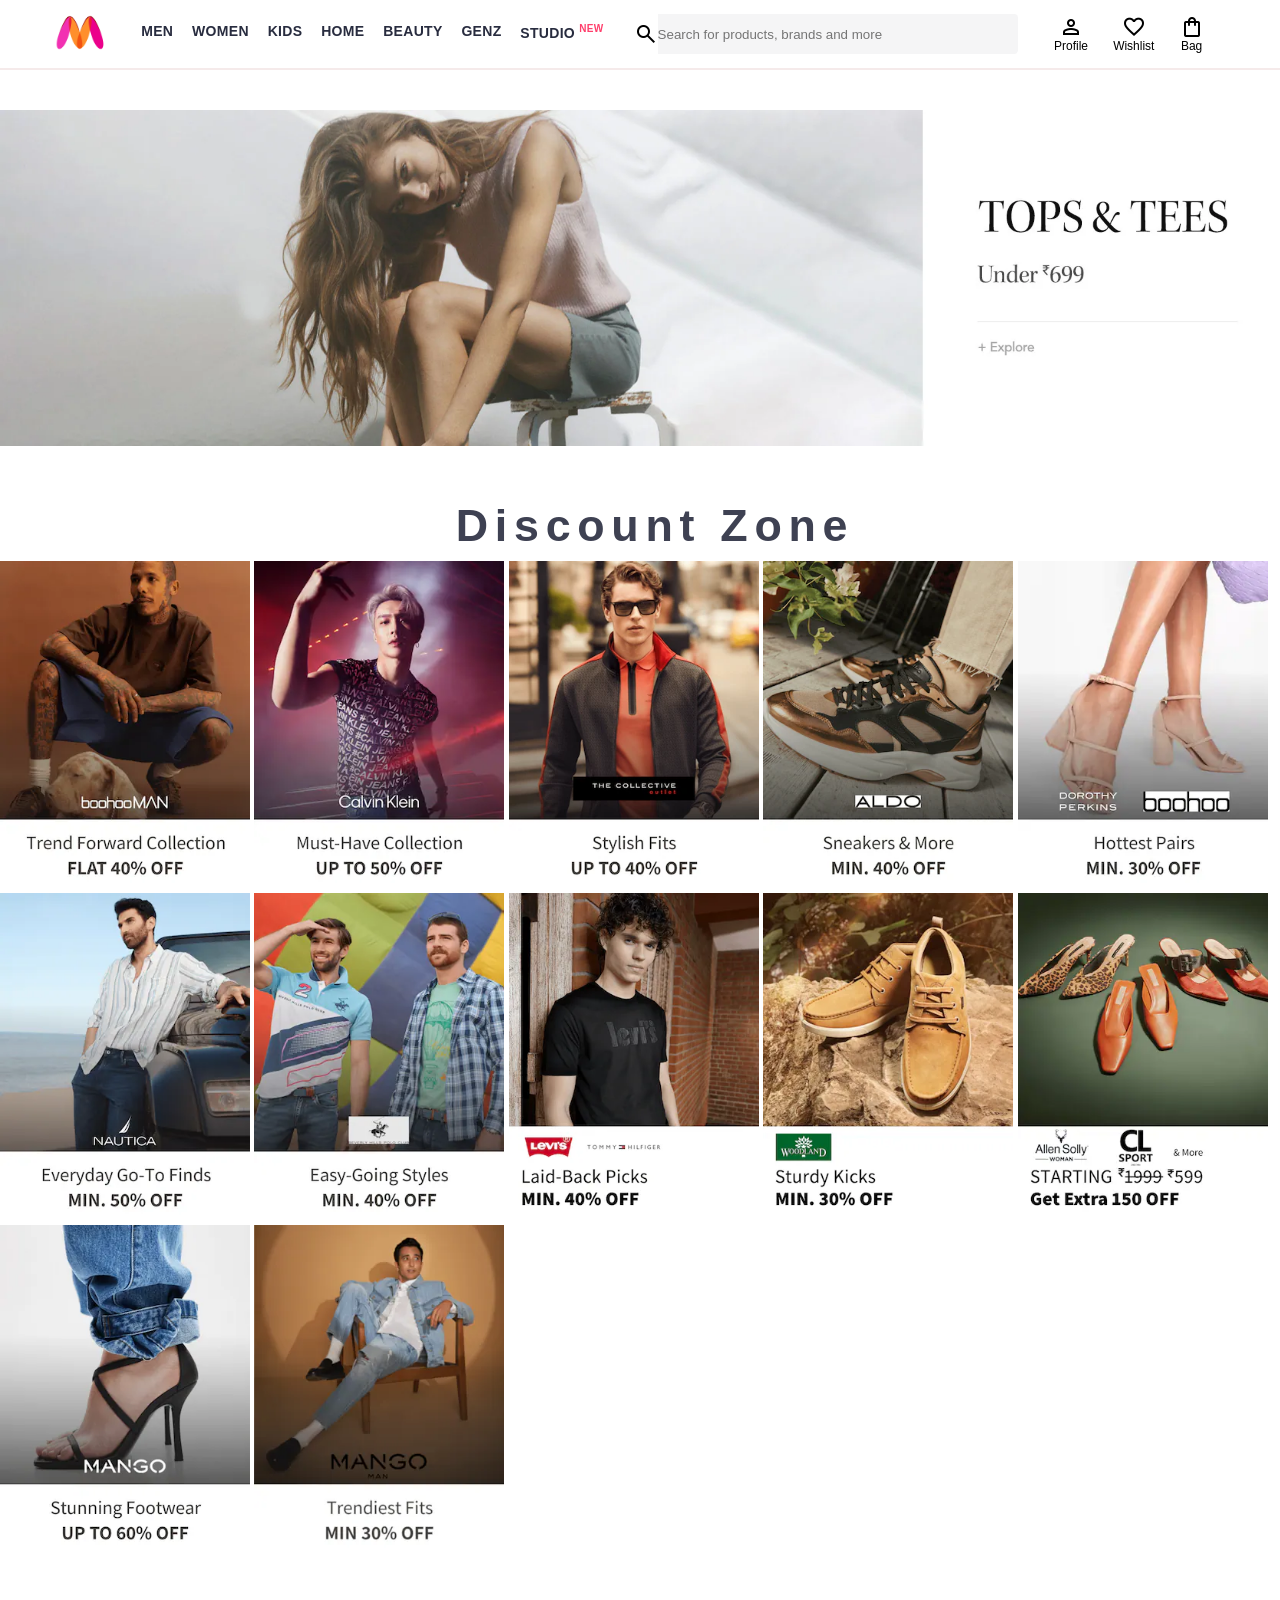
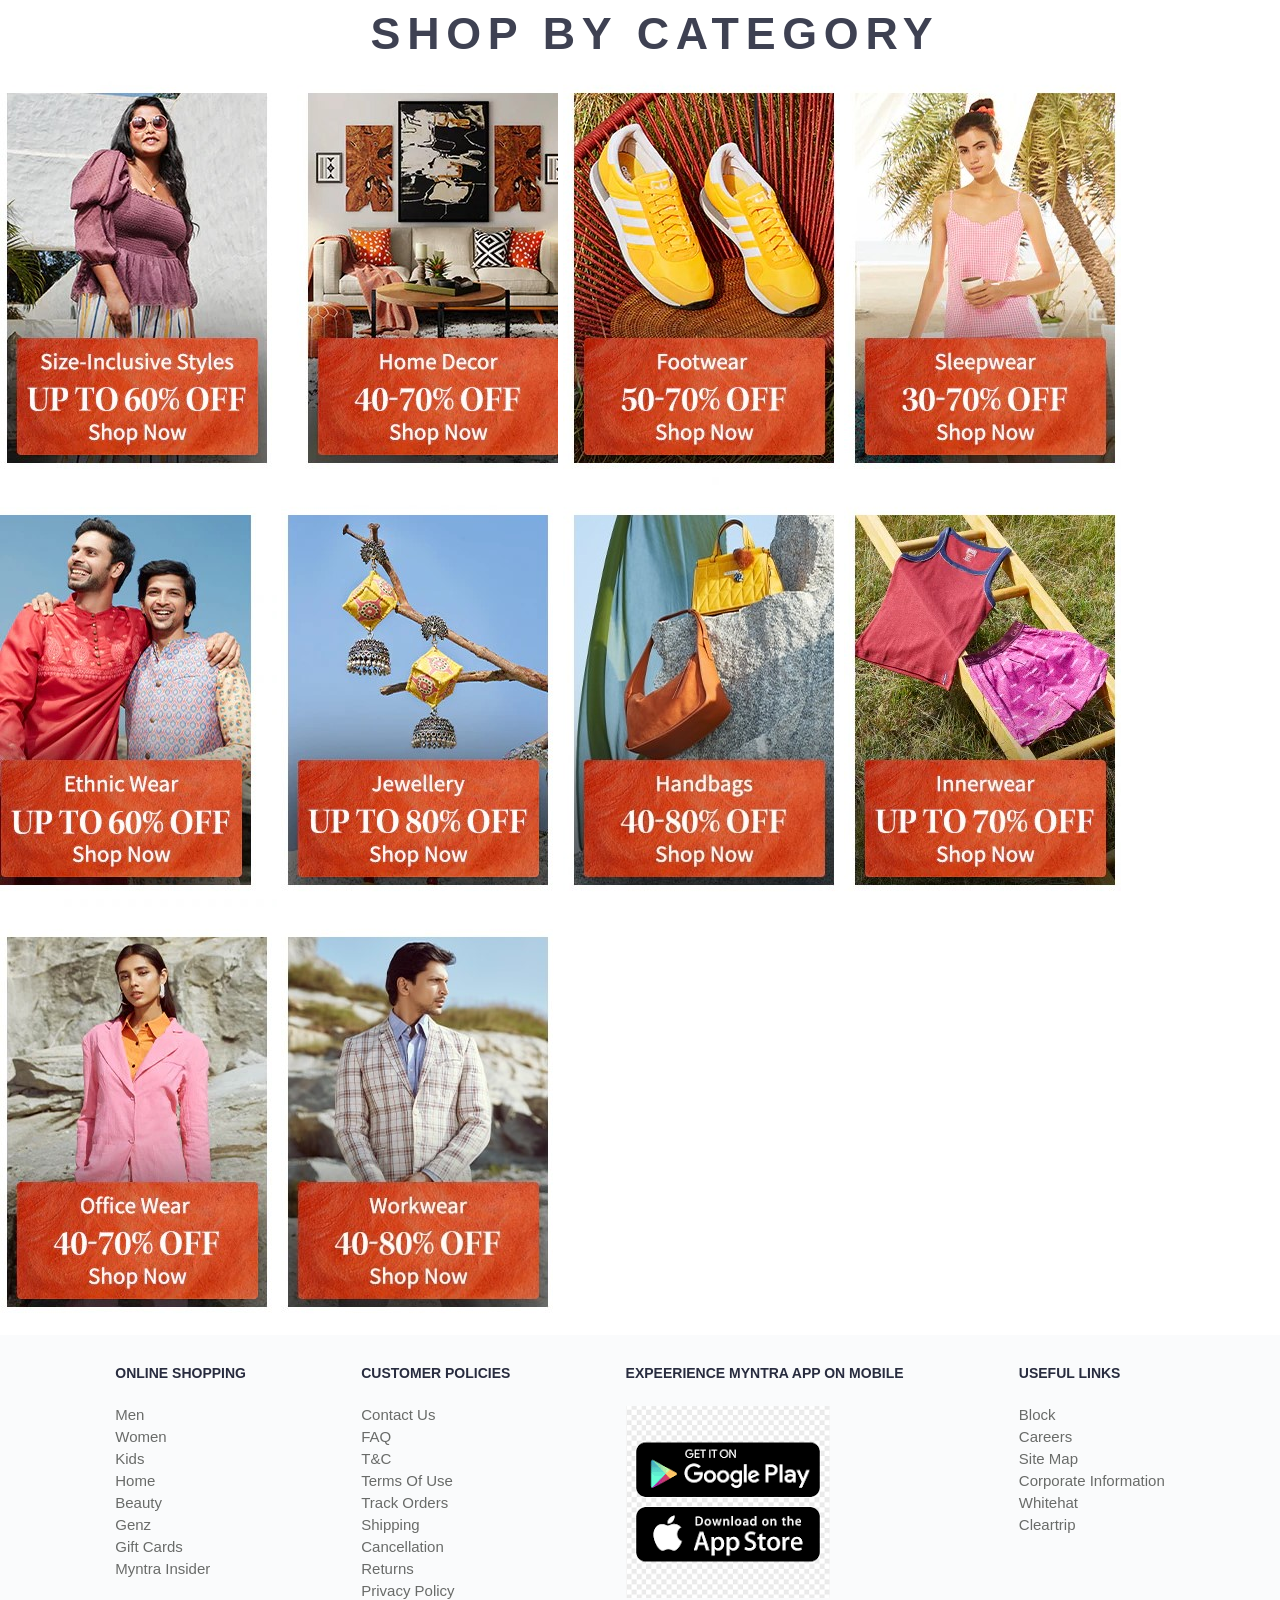
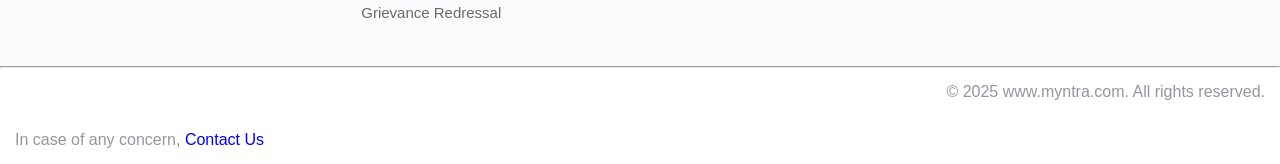
<file: Myntra Clone/index.html>
<!DOCTYPE html>
<html lang="en">
<head>
    <title>Online Shopping for Women, Men, Kids</title>
    <link rel="stylesheet" href="index.css">
    <link href="https://fonts.googleapis.com/css2?family=Material+Symbols+Outlined" rel="stylesheet" />

</head>
<body>
    <header>
        <div class="logo_container">
            <a href="#"><img class="myntra_home" src="images/myntra_logo.webp" alt="Myntra"></a>
            </div>

        <nav class="nav_bar">
            <a href="#">MEN</a>
            <a href="#">WOMEN</a>
            <a href="#">KIDS</a>
            <a href="#">HOME</a>
            <a href="#">BEAUTY</a>
            <a href="#">GENZ</a>
            <a href="#">STUDIO <sup>NEW</sup></a>
        </nav>

        <div class="search_bar">
            <span class="material-symbols-outlined" class="search_icon">search</span>
            <input  class="search_input" placeholder="Search for products, brands and more"> 
        </div>
        
        <div class="action_bar">
            <div class="action_container">
                <span class="material-symbols-outlined action_icon">person</span>
                <span class="action_name">Profile</span>
            </div>

            <div class="action_container">
                <span class="material-symbols-outlined action_icon">favorite</span>
                <span class="action_name">Wishlist</span>
            </div>

            <div class="action_container">
                <span class="material-symbols-outlined action_icon">shopping_bag</span>
                <span class="action_name">Bag</span>
            </div>
        </div>

    </header>


    <main>
        <div class="banner_container">
            <img class="banner_image" src="images/banner.jpg" alt="Main Banner">
        </div>
        <div class="category_heading">Discount Zone</div>
        <div class="category_items">
            <a href="#"><img class="sale_item" src="images/offers/1.png"></a>
            <a href="#"><img class="sale_item" src="images/offers/2.png"></a>
            <a href="#"><img class="sale_item" src="images/offers/4.png"></a>
            <a href="#"><img class="sale_item" src="images/offers/3.png"></a>
            <a href="#"><img class="sale_item" src="images/offers/6.png"></a>
            <a href="#"><img class="sale_item" src="images/offers/5.png"></a>
            <a href="#"><img class="sale_item" src="images/offers/7.png"></a>
            <a href="#"><img class="sale_item" src="images/offers/8.png"></a>
            <a href="#"><img class="sale_item" src="images/offers/9.png"></a>
            <a href="#"><img class="sale_item" src="images/offers/10.png"></a>
            <a href="#"><img class="sale_item" src="images/offers/11.png"></a>
            <a href="#"><img class="sale_item" src="images/offers/12.png"></a>
        </div>

        <div class="category_heading">SHOP BY CATEGORY</div>
        <div class="category_items">
            <a href="#"><img src="images/categories/1.jpg"></a>
            <a href="#"><img src="images/categories/2.jpg"></a>
            <a href="#"><img src="images/categories/4.jpg"></a>
            <a href="#"><img src="images/categories/3.jpg"></a>
            <a href="#"><img src="images/categories/6.jpg"></a>
            <a href="#"><img src="images/categories/5.jpg"></a>
            <a href="#"><img src="images/categories/8.jpg"></a>
            <a href="#"><img src="images/categories/9.jpg"></a>
            <a href="#"><img src="images/categories/10.jpg"></a>
            <a href="#"><img src="images/categories/7.jpg"></a>

    </main>


    <footer>
        <div class="footer_container">
            <div class="footer_column">
                <h3>ONLINE SHOPPING</h3>
                <a href="#">Men</a>
                <a href="#">Women</a>
                <a href="#">Kids</a>
                <a href="#">Home</a>
                <a href="#">Beauty</a>
                <a href="#">Genz</a>
                <a href="#">Gift Cards</a>
                <a href="#">Myntra Insider</a>
            </div>

                <div class="footer_column">
                    <h3>CUSTOMER POLICIES</h3>
                    <a href="#">Contact Us</a>
                    <a href="#">FAQ</a>
                    <a href="#">T&C</a>
                    <a href="#">Terms Of Use</a>
                    <a href="#">Track Orders</a>
                    <a href="#">Shipping</a>
                    <a href="#">Cancellation</a>
                    <a href="#">Returns</a>
                    <a href="#">Privacy Policy</a>
                    <a href="#">Grievance Redressal</a>
                </div>

                <div class="footer_column">
                    <h3>EXPEERIENCE MYNTRA APP ON MOBILE</h3>
                    <a href="#"><img src="images/Play store png.png" alt=""></a>
                </div>


                <div class="footer_column">
                    <h3>USEFUL LINKS</h3>
                    <a href="#">Block</a>
                    <a href="#">Careers</a>
                    <a href="#">Site Map</a>
                    <a href="#">Corporate Information</a>
                    <a href="#">Whitehat</a>
                    <a href="#">Cleartrip</a>
                </div>

        </div>
        <hr>
        <div class="copyright">© 2025 www.myntra.com. All rights reserved.</div>
        <div class="contact_us">In case of any concern, <span><a href="#">Contact Us</a></span></div>
    </footer>
</body>
</html>
</file>
<file: Myntra Clone/index.css>
*{
    margin: 0px;
    padding: 0px;
    font-family: Assistant, -apple-system, BlinkMacSystemFont, Segoe UI, Roboto, Helvetica, Arial, sans-serif;
    box-sizing: border-box;
}
header{
    display: flex;
    height: 70px;
    background-color: white;
    justify-content: space-between;
    align-items: center;
    border-bottom: 2px solid #f5eaea;
}
.myntra_home{
    height: 45px;
}
.logo_container{
    margin-left: 4%;
}
.action_bar{
    margin-right: 4%;
}
.nav_bar{
    display: flex;
    min-width: 500px;
    justify-content: space-evenly;
}
.nav_bar a{
    font-size: 14px;
    letter-spacing: .3px;
    color: #282c3f;
    font-weight: 700;
    text-decoration: none;
    padding: 23px 0;
    border-bottom: 5px solid #ffffff;
}
.nav_bar a:hover{
    border-bottom: 4px solid #f54e77;
}
.nav_bar a sup{
    color: #FF3F6C;
    font-size: 10px;

    
}

.search_bar{
    height: 40px;
    min-width: 200px;
    width: 30%;
    display: flex;
    align-items: center;

}
.search_input{
    background-color: #f5f5f6;
    color: #696e79;
    flex-grow:  1;
    height: 40px;
    border: 0;
    border-radius: 0 4px 4px 0;

}
.search_icon{
    box-sizing: content-box;
    height: 20px;
    padding: 10px;
    background-color: #f5f5f6;
    color: #282c3f;
    font-weight: 300;
    border-radius: 4px 0 0 4px;
    

}

.action_bar{
    display: flex;
    min-width: 200px;
    justify-content: space-evenly;
    color: #000;
    font-size: 12px;
    font-weight: 500;
}
.action_container{
    display: flex;
    flex-direction: column;
    align-items: center; 
}
/*Header CSS Complete*/

.banner_container{
    margin:40px 0;
}
.banner_image{
    width: 100%;
}
.category_heading{
    color: #3e4152;
    letter-spacing: .15em;
    font-size: 2.8em;
    font-weight: 700;
    max-height: 5em;
    margin: 50px 0 10px 30px;
    display: flex;
    justify-content: center;
    
}
.category_item{ 
    display: flex;
    flex-wrap: wrap;
    justify-content: space-evenly;
}
.sale_item{
    width: 250px;
}
.footer_container{
    display: flex;
    padding: 30px 0px 40px 0px;
    background: #FAFBFC;
    justify-content: space-evenly;
}
.footer_column{
    display: flex;
    flex-direction: column;
}
.footer_column a{
    font-size: 15px;
    text-decoration: none;
    color: #696b69;
    padding-bottom: 5px;
}
.footer_column h3{
    color: #282c3f;
    font-size: 14px;
    margin-bottom: 25px;
}
.copyright{
    color: #94969f;
    text-align: end;
    padding: 15px;
}
.contact_us{ 
    color: #94969f;
    text-align: start;
    padding: 15px;
}
.contact_us span a{
    color: blue;
    text-decoration: none;
}
</file>
